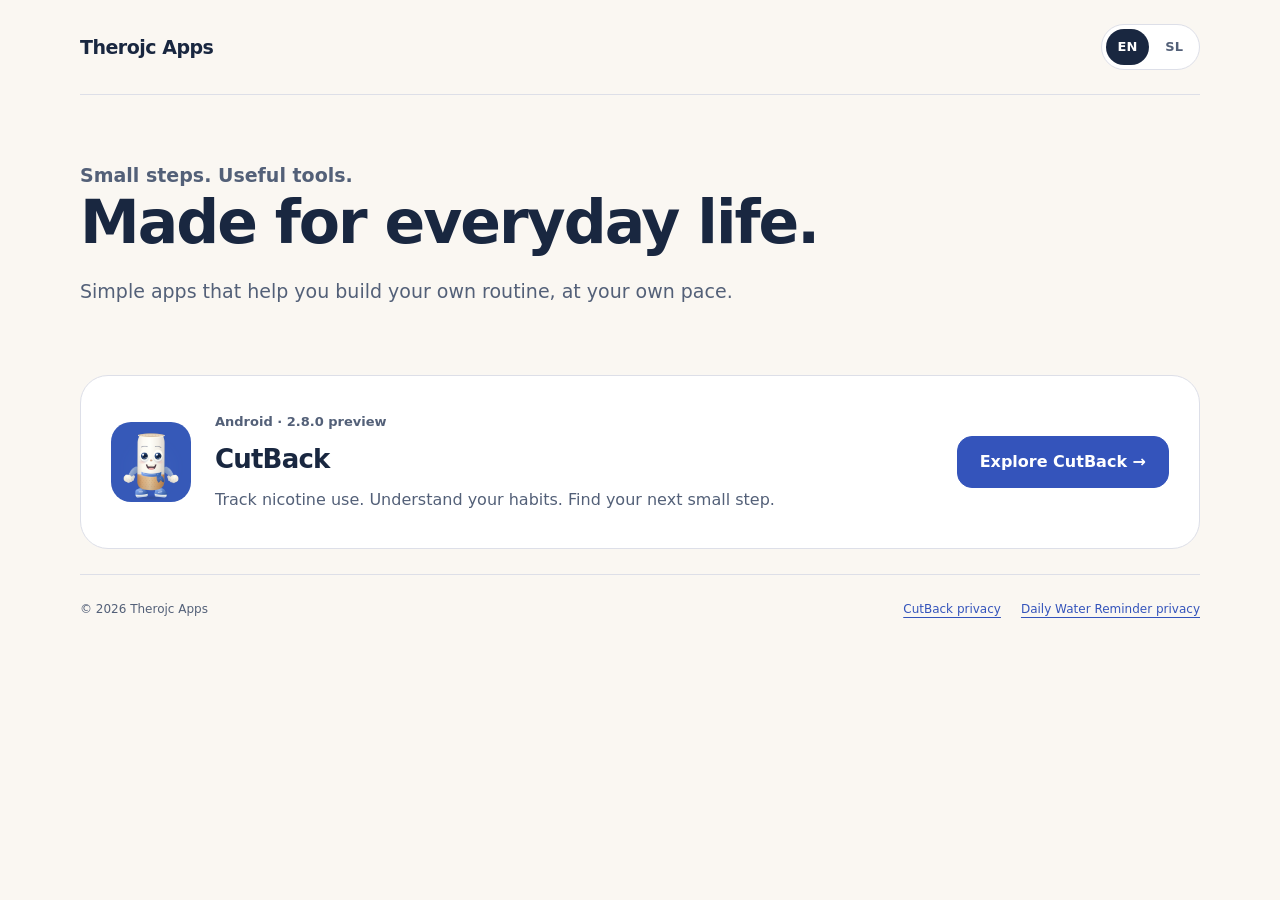
<file: index.html>
<!doctype html>
<html lang="en"><head><meta charset="utf-8"><meta name="viewport" content="width=device-width,initial-scale=1"><title>Therojc Apps — CutBack</title><meta name="description" content="CutBack by Therojc Apps. A simple nicotine-use tracker with quick logging, craving support and realistic progress. Explore the Android preview."><link rel="icon" href="cutback/assets/icon.png" type="image/png"><link rel="stylesheet" href="site.css"><script src="site.js" defer></script></head>
<body><div class="shell"><header class="top"><a class="wordmark" href="./">Therojc Apps</a><div class="language" aria-label="Language"><button type="button" data-language="en" aria-pressed="true">EN</button><button type="button" data-language="sl" aria-pressed="false">SL</button></div></header><main><div class="home-hero"><p class="eyebrow" data-en="Small steps. Useful tools." data-sl="Majhni koraki. Uporabna orodja.">Small steps. Useful tools.</p><h1 data-en="Made for everyday life." data-sl="Ustvarjeno za vsakdan.">Made for everyday life.</h1><p data-en="Simple apps that help you build your own routine, at your own pace." data-sl="Preproste aplikacije za tvojo rutino in tvoj tempo.">Simple apps that help you build your own routine, at your own pace.</p></div><section class="home-card" aria-labelledby="cutback-title"><img src="cutback/assets/icon.png" alt="CutBack" width="80" height="80"><div><p class="eyebrow" data-en="Android · 2.8.0 preview" data-sl="Android · predogled 2.8.0">Android · 2.8.0 preview</p><h2 id="cutback-title">CutBack</h2><p data-en="Track nicotine use. Understand your habits. Find your next small step." data-sl="Beleži nikotin. Razumi navade. Poišči naslednji majhen korak.">Track nicotine use. Understand your habits. Find your next small step.</p></div><a class="button" href="cutback/" data-local-link data-en="Explore CutBack →" data-sl="Spoznaj CutBack →">Explore CutBack →</a></section></main><footer class="footer"><span>© 2026 Therojc Apps</span><div><a href="cutback/privacy.html" data-en="CutBack privacy" data-sl="Zasebnost CutBacka">CutBack privacy</a><a href="privacy.html" data-en="Daily Water Reminder privacy" data-sl="Zasebnost Daily Water Reminder">Daily Water Reminder privacy</a></div></footer></div></body></html>
</file>
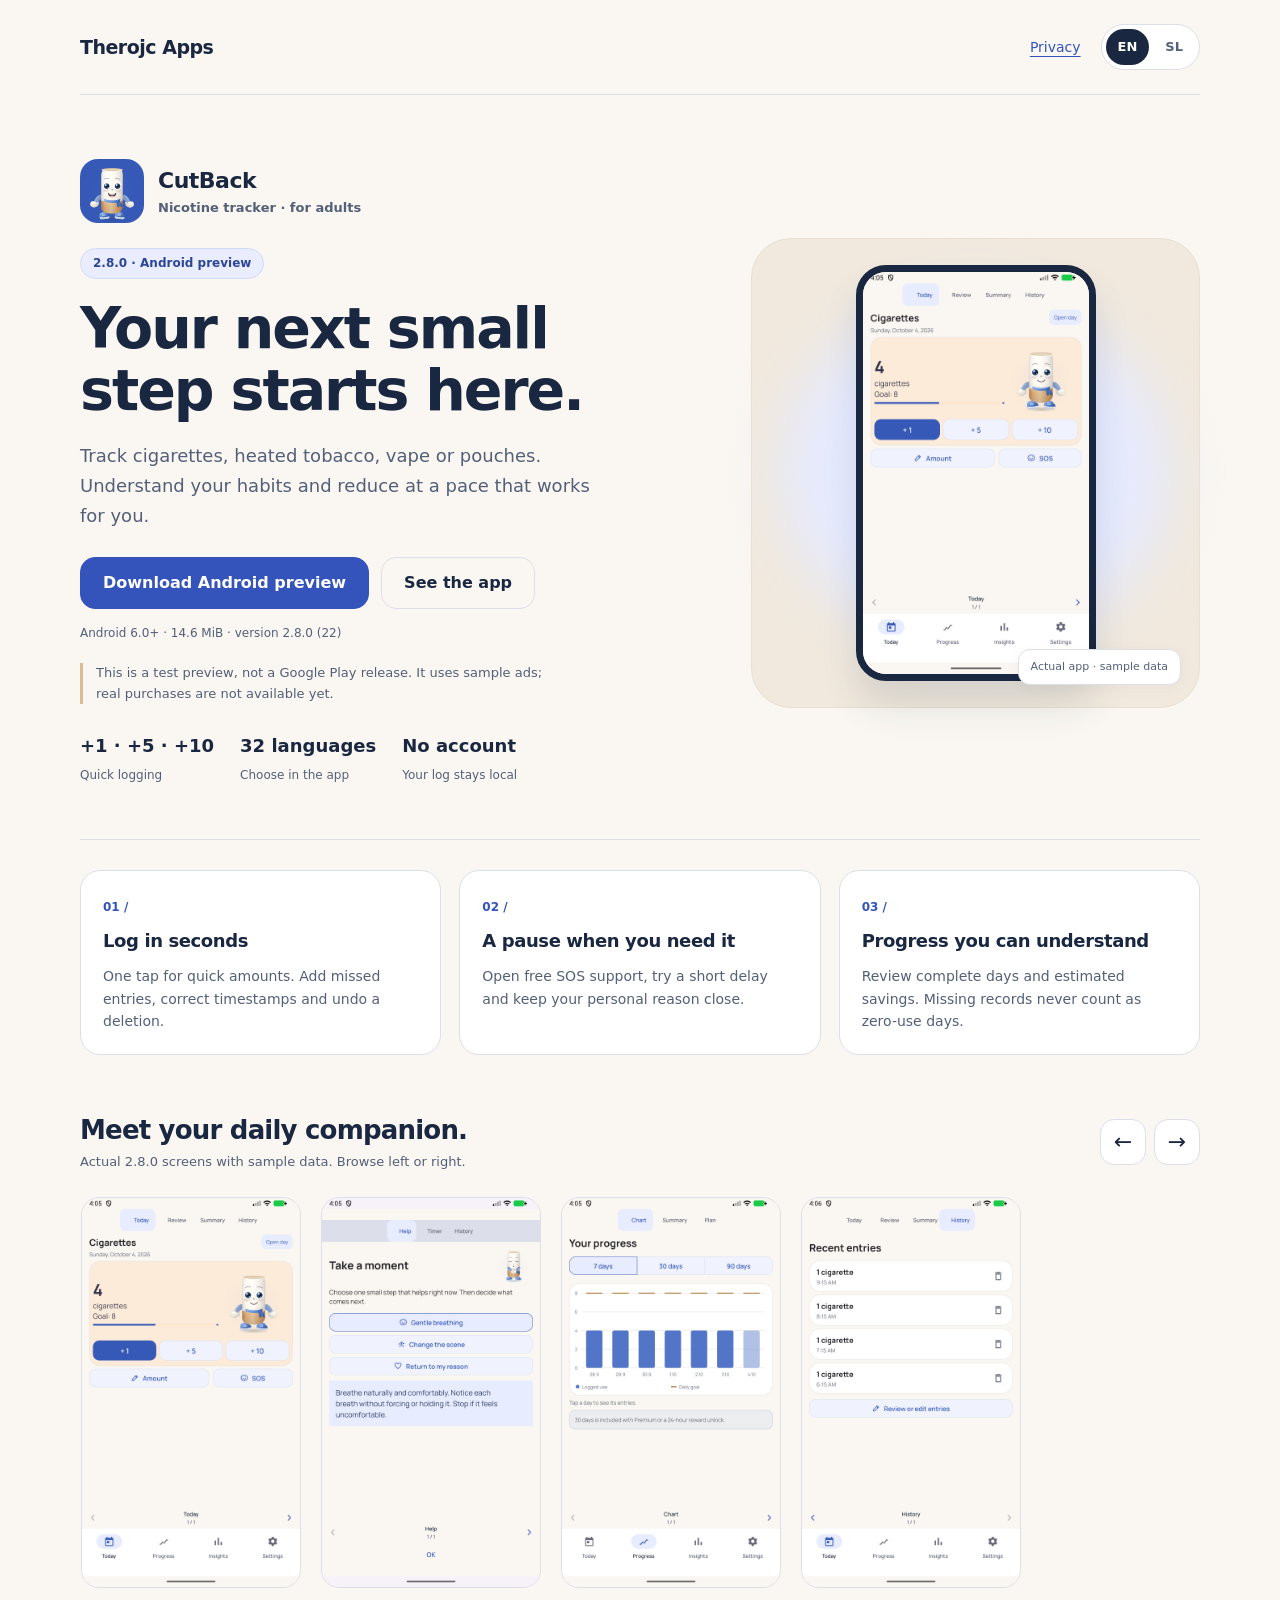
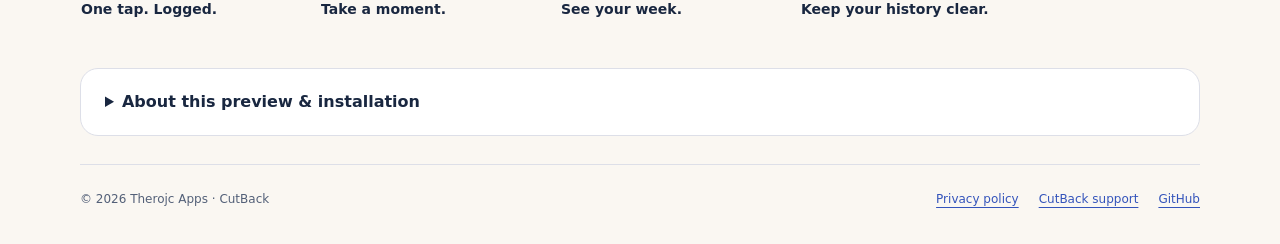
<file: cutback/index.html>
<!doctype html>
<html lang="en"><head><meta charset="utf-8"><meta name="viewport" content="width=device-width,initial-scale=1"><title>CutBack — Nicotine Tracker | Therojc Apps</title><meta name="description" content="Track cigarettes, heated tobacco, vape or pouches. Quick logging, craving support, realistic goals and estimated savings. CutBack 2.8.0 Android preview."><meta property="og:title" content="CutBack — Your next small step"><meta property="og:description" content="A simple nicotine-use tracker for adults. Explore the 2.8.0 Android preview by Therojc Apps."><meta property="og:type" content="website"><meta property="og:image" content="https://therojc-del.github.io/mrapps/cutback/assets/icon.png"><link rel="icon" href="assets/icon.png" type="image/png"><link rel="stylesheet" href="../site.css"><script src="../site.js" defer></script></head>
<body><div class="shell"><header class="top"><a class="wordmark" href="../" data-local-link>Therojc Apps</a><nav class="nav" aria-label="Navigation"><a href="privacy.html" data-en="Privacy" data-sl="Zasebnost">Privacy</a><div class="language" aria-label="Language"><button type="button" data-language="en" aria-pressed="true">EN</button><button type="button" data-language="sl" aria-pressed="false">SL</button></div></nav></header>
<main><section class="hero" aria-labelledby="headline"><div class="hero-copy"><div class="brand"><img src="assets/icon.png" width="64" height="64" alt="CutBack"><div><strong>CutBack</strong><p class="eyebrow" data-en="Nicotine tracker · for adults" data-sl="Beleženje nikotina · za odrasle">Nicotine tracker · for adults</p></div></div><p class="badge" data-en="2.8.0 · Android preview" data-sl="2.8.0 · predogled za Android">2.8.0 · Android preview</p><h1 id="headline" data-en="Your next small step starts here." data-sl="Tvoj naslednji majhen korak se začne tukaj.">Your next small step starts here.</h1><p class="lead" data-en="Track cigarettes, heated tobacco, vape or pouches. Understand your habits and reduce at a pace that works for you." data-sl="Beleži cigarete, ogrevani tobak, vape ali nikotinske vrečke. Razumi svoje navade in zmanjšuj v svojem tempu.">Track cigarettes, heated tobacco, vape or pouches. Understand your habits and reduce at a pace that works for you.</p><div class="actions"><a class="button" href="downloads/CutBack-2.8.0-preview.apk" download data-en="Download Android preview" data-sl="Prenesi predogled za Android">Download Android preview</a><a class="button secondary" href="#screens" data-en="See the app" data-sl="Poglej aplikacijo">See the app</a></div><p class="meta" data-en="Android 6.0+ · 14.6 MiB · version 2.8.0 (22)" data-sl="Android 6.0+ · 14,6 MiB · različica 2.8.0 (22)">Android 6.0+ · 14.6 MiB · version 2.8.0 (22)</p><p class="note" data-en="This is a test preview, not a Google Play release. It uses sample ads; real purchases are not available yet." data-sl="To je testni predogled. Aplikacija še ni objavljena v Googlu Play, uporablja vzorčne oglase in še ne omogoča pravih nakupov.">This is a test preview, not a Google Play release. It uses sample ads; real purchases are not available yet.</p><div class="facts"><div><strong>+1 · +5 · +10</strong><span data-en="Quick logging" data-sl="Hitri vnosi">Quick logging</span></div><div><strong data-en="32 languages" data-sl="32 jezikov">32 languages</strong><span data-en="Choose in the app" data-sl="Izbira v aplikaciji">Choose in the app</span></div><div><strong data-en="No account" data-sl="Brez računa">No account</strong><span data-en="Your log stays local" data-sl="Dnevnik ostane lokalen">Your log stays local</span></div></div></div><div class="showcase"><div class="phone"><img src="assets/en/01-today.png" data-screen="01-today" data-alt-en="CutBack Today screen with a cigarette mascot and +1, +5 and +10 logging buttons." data-alt-sl="CutBack Danes z maskoto cigarete in gumbi za vnos +1, +5 in +10." alt="CutBack Today screen with a cigarette mascot and +1, +5 and +10 logging buttons." width="1080" height="1920" fetchpriority="high"></div><span class="caption" data-en="Actual app · sample data" data-sl="Dejanska aplikacija · vzorčni podatki">Actual app · sample data</span></div></section>
<section class="feature-row" aria-label="Features"><article class="feature"><span class="number">01 /</span><h2 data-en="Log in seconds" data-sl="Vnesi v nekaj sekundah">Log in seconds</h2><p data-en="One tap for quick amounts. Add missed entries, correct timestamps and undo a deletion." data-sl="En dotik za hitro količino. Dodaj pozabljene vnose, popravi čas in razveljavi izbris.">One tap for quick amounts. Add missed entries, correct timestamps and undo a deletion.</p></article><article class="feature"><span class="number">02 /</span><h2 data-en="A pause when you need it" data-sl="Premor, ko ga potrebuješ">A pause when you need it</h2><p data-en="Open free SOS support, try a short delay and keep your personal reason close." data-sl="Odpri brezplačni SOS, vzemi kratek premor in se spomni svojega razloga.">Open free SOS support, try a short delay and keep your personal reason close.</p></article><article class="feature"><span class="number">03 /</span><h2 data-en="Progress you can understand" data-sl="Napredek, ki ga razumeš">Progress you can understand</h2><p data-en="Review complete days and estimated savings. Missing records never count as zero-use days." data-sl="Preglej popolne dneve in ocenjene prihranke. Manjkajoči zapisi ne štejejo kot dnevi brez uporabe.">Review complete days and estimated savings. Missing records never count as zero-use days.</p></article></section>
<section id="screens" aria-labelledby="screens-title"><div class="section-head"><div><h2 id="screens-title" data-en="Meet your daily companion." data-sl="Spoznaj svojega spremljevalca.">Meet your daily companion.</h2><p data-en="Actual 2.8.0 screens with sample data. Browse left or right." data-sl="Dejanski zasloni 2.8.0 z vzorčnimi podatki. Premikaj se levo ali desno.">Actual 2.8.0 screens with sample data. Browse left or right.</p></div><div class="arrows"><button type="button" data-gallery-step="-1" aria-label="Previous screenshots" data-aria-en="Previous screenshots" data-aria-sl="Prejšnji posnetki">←</button><button type="button" data-gallery-step="1" aria-label="Next screenshots" data-aria-en="Next screenshots" data-aria-sl="Naslednji posnetki">→</button></div></div><div class="gallery" role="region" aria-label="App screenshots" data-aria-en="App screenshots" data-aria-sl="Posnetki aplikacije" tabindex="0">
<figure><img src="assets/en/01-today.png" data-screen="01-today" data-alt-en="Quick logging on the Today screen." data-alt-sl="Hitro beleženje na zaslonu Danes." alt="Quick logging on the Today screen." width="1080" height="1920" loading="lazy"><figcaption data-en="One tap. Logged." data-sl="En dotik. Zabeleženo.">One tap. Logged.</figcaption></figure>
<figure><img src="assets/en/02-sos.png" data-screen="02-sos" data-alt-en="SOS support with breathing, a change of surroundings and personal motivation." data-alt-sl="SOS s predlogi dihanja, spremembe okolja in osebne motivacije." alt="SOS support with breathing, a change of surroundings and personal motivation." width="1080" height="1920" loading="lazy"><figcaption data-en="Take a moment." data-sl="Vzemi si trenutek.">Take a moment.</figcaption></figure>
<figure><img src="assets/en/03-progress.png" data-screen="03-progress" data-alt-en="A seven-day chart of recorded nicotine use and daily goals." data-alt-sl="Sedemdnevni graf zabeležene uporabe nikotina in dnevnih ciljev." alt="A seven-day chart of recorded nicotine use and daily goals." width="1080" height="1920" loading="lazy"><figcaption data-en="See your week." data-sl="Preglej svoj teden.">See your week.</figcaption></figure>
<figure><img src="assets/en/04-history.png" data-screen="04-history" data-alt-en="Recorded usage history with editable entries." data-alt-sl="Zgodovina uporabe z vnosi, ki jih lahko popraviš." alt="Recorded usage history with editable entries." width="1080" height="1920" loading="lazy"><figcaption data-en="Keep your history clear." data-sl="Uredi svojo zgodovino.">Keep your history clear.</figcaption></figure></div></section>
<details class="download-info"><summary data-en="About this preview & installation" data-sl="O predogledu in namestitvi">About this preview & installation</summary><p data-en="The preview installs separately from the future production app. Keep your exported backup before moving to a future release. Installation is outside Google Play and Android may ask whether this source can install apps. Only enable installation if you trust this download." data-sl="Predogled se namesti ločeno od prihodnje produkcijske aplikacije. Pred prehodom na prihodnjo izdajo shrani izvoženo varnostno kopijo. Namestitev poteka zunaj Googla Play; Android lahko zahteva dovoljenje za namestitev iz tega vira. Omogoči ga le, če temu prenosu zaupaš.">The preview installs separately from the future production app. Keep your exported backup before moving to a future release. Installation is outside Google Play and Android may ask whether this source can install apps. Only enable installation if you trust this download.</p><p data-en="Core logging, SOS, day review, the widget and backup are free. The planned one-time Lifetime Premium unlocks advanced reports and removes banners. There is no subscription. Production pricing and purchasing remain to be configured in Google Play." data-sl="Osnovno beleženje, SOS, pregled dneva, widget in kopija so brezplačni. Načrtovani enkratni Lifetime Premium odklene napredna poročila in odstrani pasice. Naročnine ni. Produkcijske cene in nakupi še potrebujejo nastavitev v Googlu Play.">Core logging, SOS, day review, the widget and backup are free. The planned one-time Lifetime Premium unlocks advanced reports and removes banners. There is no subscription. Production pricing and purchasing remain to be configured in Google Play.</p><p data-en="CutBack is a behavior and budgeting tool, not medical advice, diagnosis or treatment. Consult a qualified healthcare professional for medical guidance." data-sl="CutBack je orodje za beleženje navad in oceno stroškov. Ne daje zdravstvenih nasvetov, diagnoz ali zdravljenja. Za zdravstvena vprašanja se posvetuj z usposobljenim zdravstvenim delavcem.">CutBack is a behavior and budgeting tool, not medical advice, diagnosis or treatment. Consult a qualified healthcare professional for medical guidance.</p><p class="checksum">SHA-256: <code>f9c37f7e24aac7d154e9a6d36aec5a0f1b83f5ce4537ac96487ef7b3f4b4d170</code><br><a href="downloads/SHA256SUMS.txt" data-en="Download checksum file" data-sl="Prenesi kontrolni zapis">Download checksum file</a></p></details>
</main><footer class="footer"><span>© 2026 Therojc Apps · CutBack</span><div><a href="privacy.html" data-en="Privacy policy" data-sl="Politika zasebnosti">Privacy policy</a><a href="mailto:support@tablegoo.eu" data-en="CutBack support" data-sl="Podpora CutBack">CutBack support</a><a href="https://github.com/therojc-del/mrapps/tree/main/cutback">GitHub</a></div></footer></div></body></html>
</file>
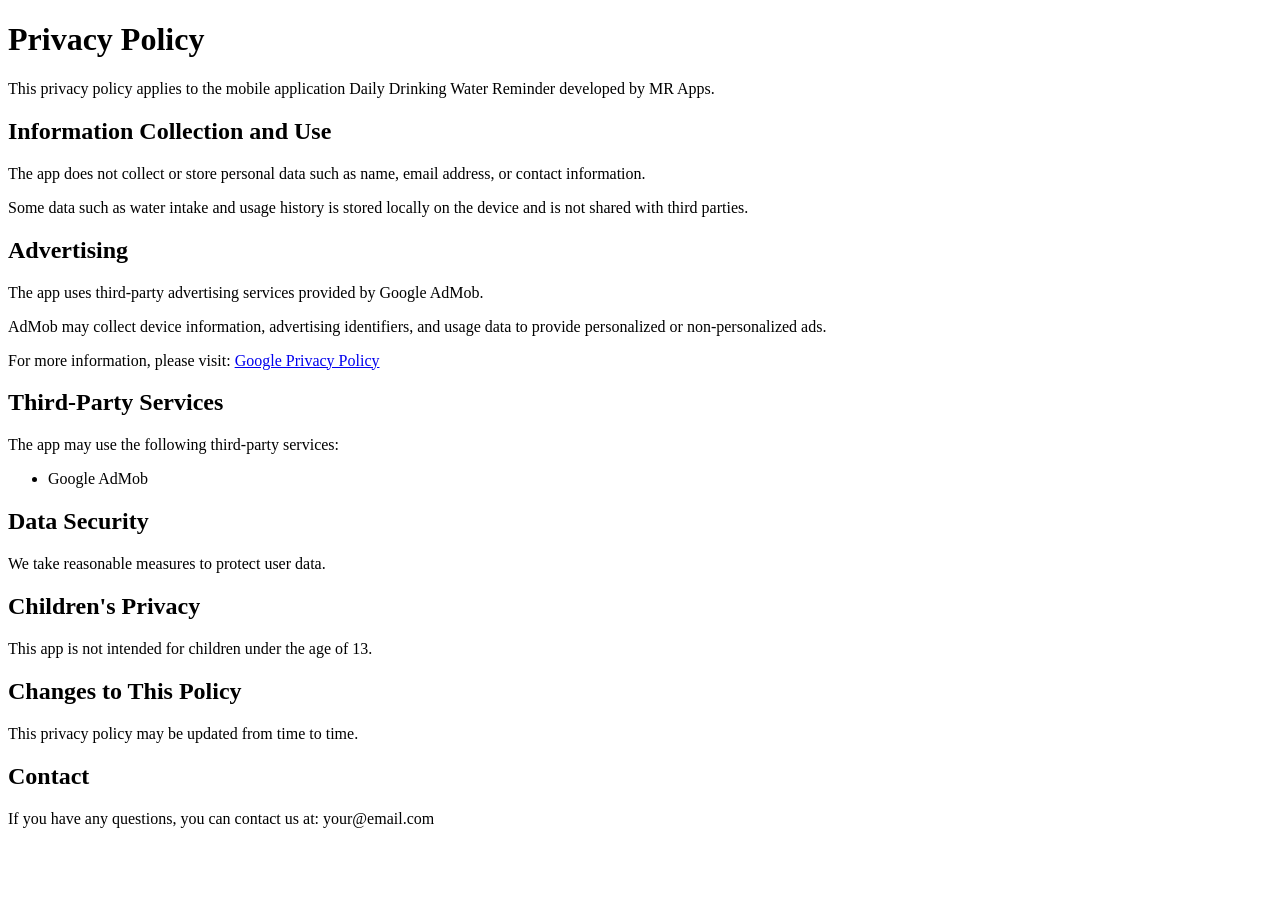
<file: privacy.html>
<!DOCTYPE html>
<html>
<head>
<title>Privacy Policy - MR Apps</title>
</head>

<body>

<h1>Privacy Policy</h1>

<p>This privacy policy applies to the mobile application Daily Drinking Water Reminder developed by MR Apps.</p>

<h2>Information Collection and Use</h2>

<p>The app does not collect or store personal data such as name, email address, or contact information.</p>

<p>Some data such as water intake and usage history is stored locally on the device and is not shared with third parties.</p>

<h2>Advertising</h2>

<p>The app uses third-party advertising services provided by Google AdMob.</p>

<p>AdMob may collect device information, advertising identifiers, and usage data to provide personalized or non-personalized ads.</p>

<p>For more information, please visit:
<a href="https://policies.google.com/privacy">Google Privacy Policy</a></p>

<h2>Third-Party Services</h2>

<p>The app may use the following third-party services:</p>

<ul>
<li>Google AdMob</li>
</ul>

<h2>Data Security</h2>

<p>We take reasonable measures to protect user data.</p>

<h2>Children's Privacy</h2>

<p>This app is not intended for children under the age of 13.</p>

<h2>Changes to This Policy</h2>

<p>This privacy policy may be updated from time to time.</p>

<h2>Contact</h2>

<p>If you have any questions, you can contact us at: your@email.com</p>

</body>
</html>
</file>
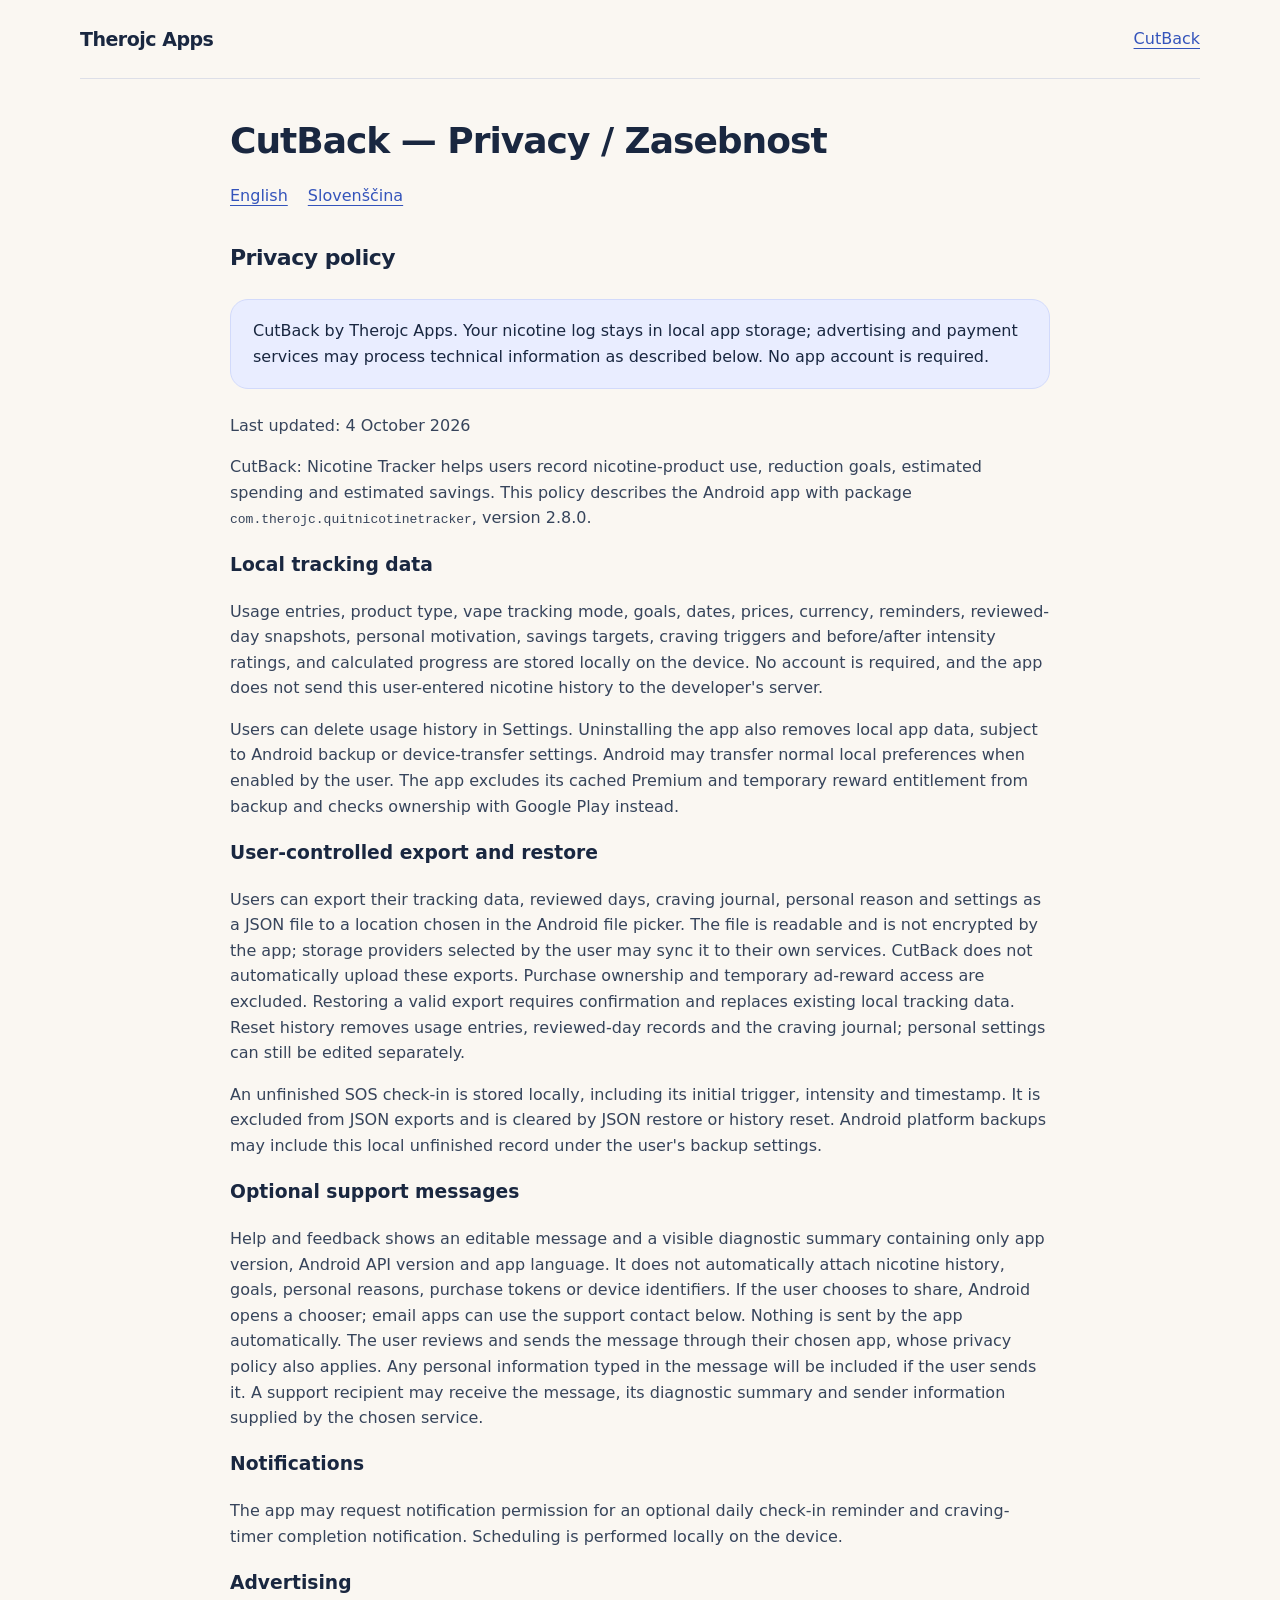
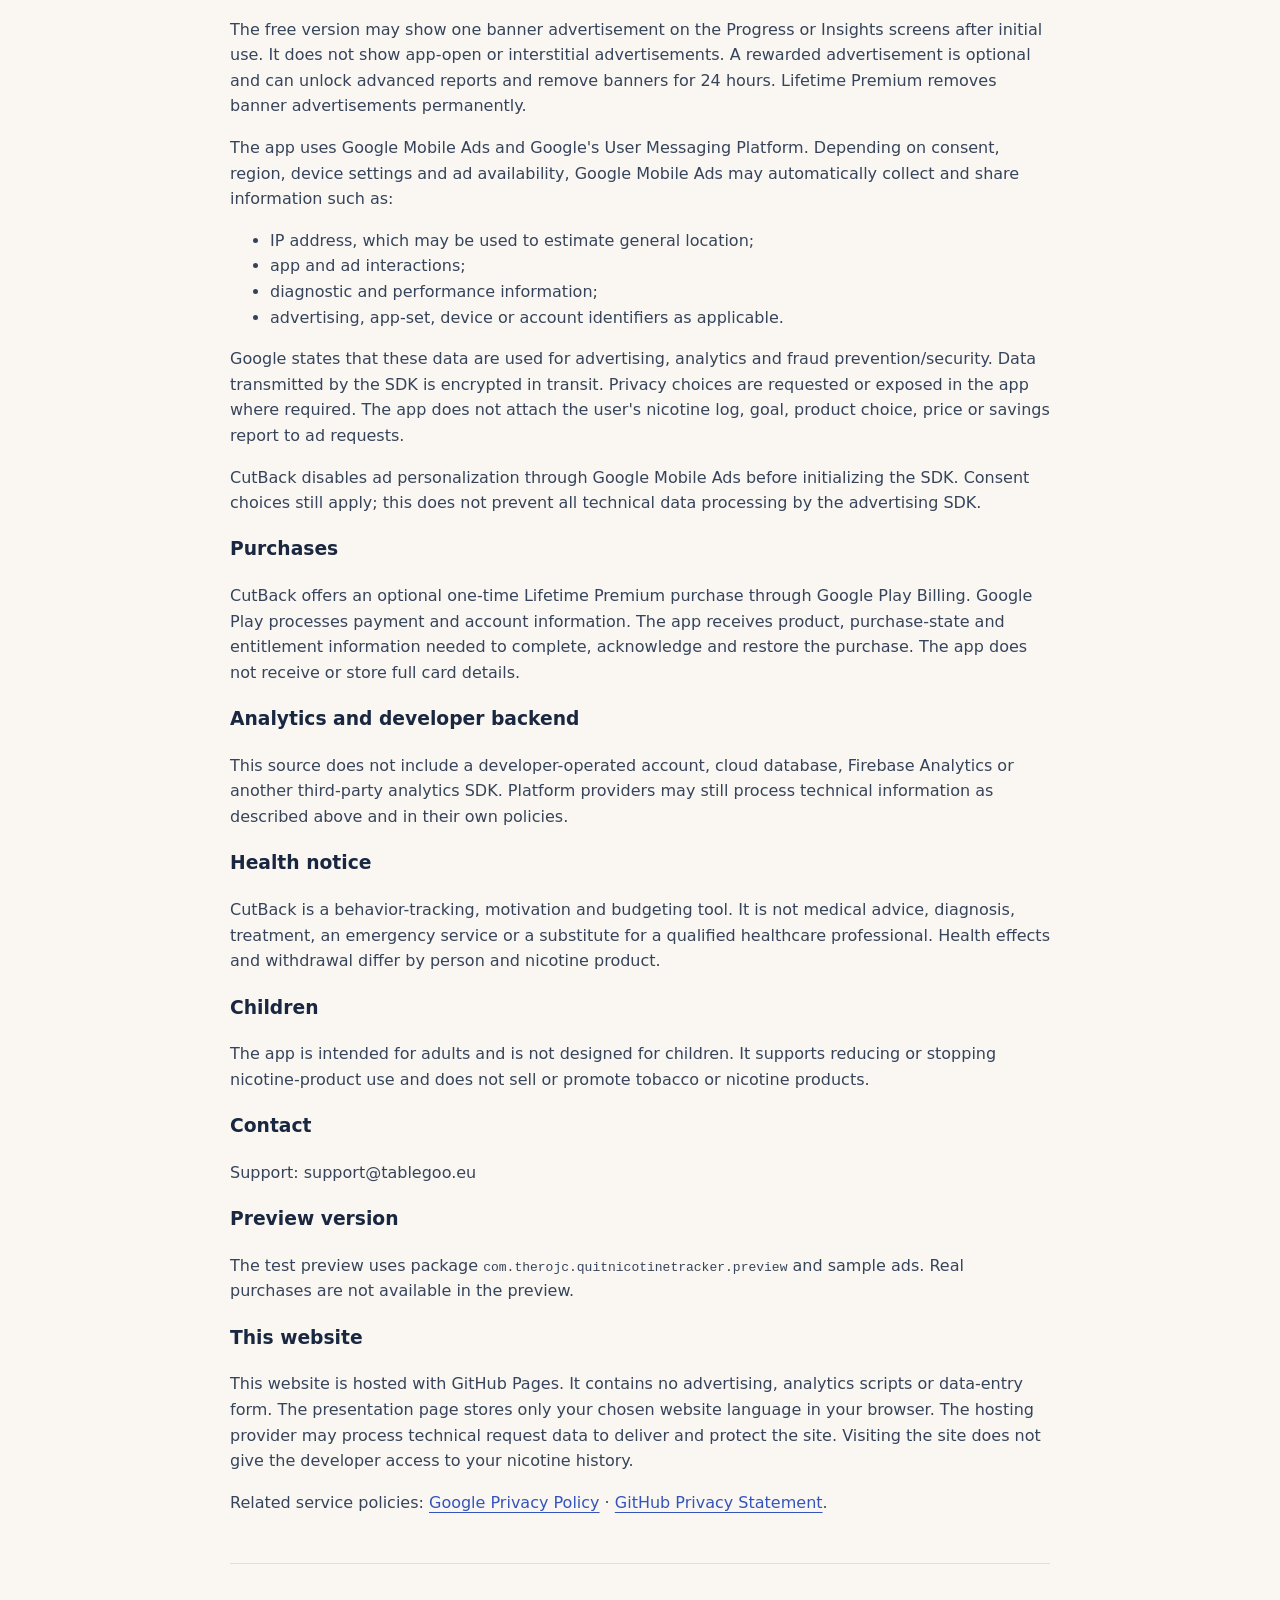
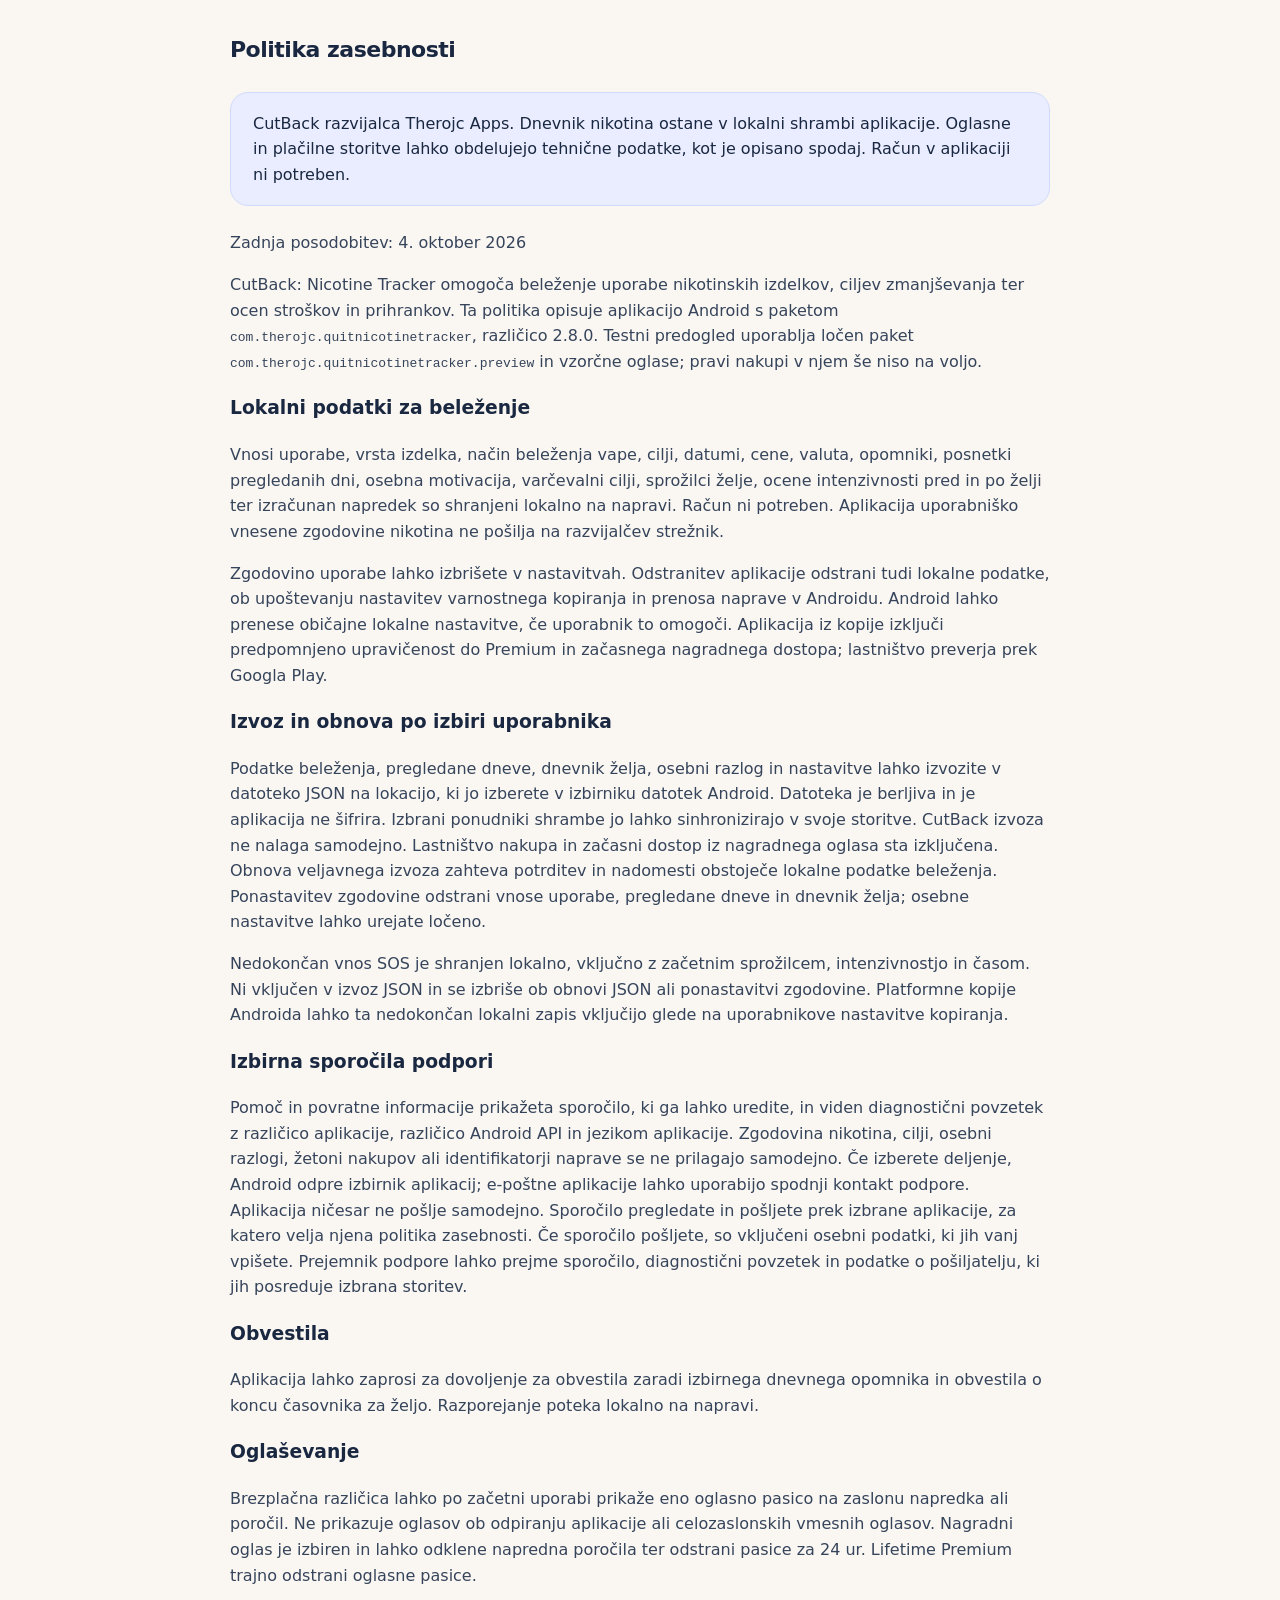
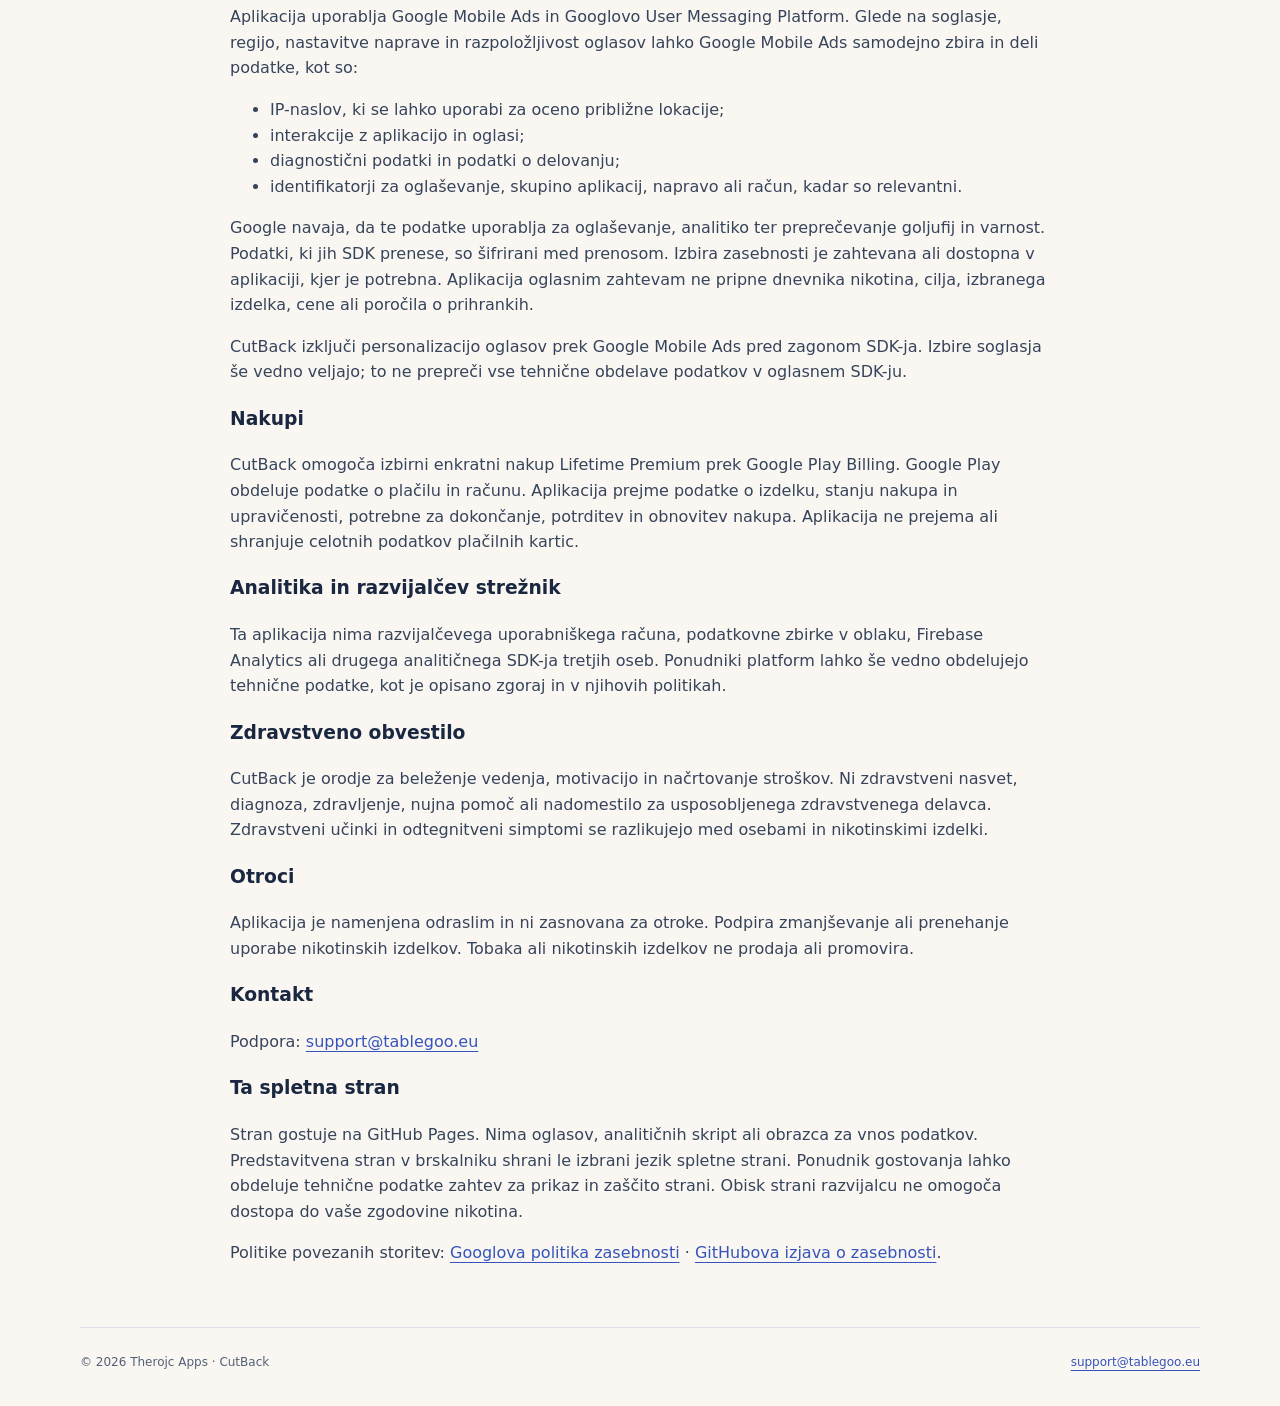
<file: cutback/privacy.html>
<!doctype html>
<html lang="en"><head><meta charset="utf-8"><meta name="viewport" content="width=device-width,initial-scale=1"><title>CutBack — Privacy policy / Politika zasebnosti</title><meta name="description" content="Privacy policy for CutBack by Therojc Apps. Local nicotine tracking, optional ads, Google Play purchases and support."><link rel="icon" href="assets/icon.png" type="image/png"><link rel="stylesheet" href="../site.css"></head><body><div class="shell"><header class="top"><a class="wordmark" href="../">Therojc Apps</a><a href="./">CutBack</a></header><main class="policy"><h1>CutBack — Privacy / Zasebnost</h1><nav class="policy-nav" aria-label="Policy language"><a href="#en" lang="en">English</a><a href="#sl" lang="sl">Slovenščina</a></nav><article id="en" lang="en"><h2>Privacy policy</h2><div class="summary">CutBack by Therojc Apps. Your nicotine log stays in local app storage; advertising and payment services may process technical information as described below. No app account is required.</div><p>Last updated: 4 October 2026</p>
<p>CutBack: Nicotine Tracker helps users record nicotine-product use, reduction goals, estimated spending and estimated savings. This policy describes the Android app with package <code>com.therojc.quitnicotinetracker</code>, version 2.8.0.</p>
<h3>Local tracking data</h3>
<p>Usage entries, product type, vape tracking mode, goals, dates, prices, currency, reminders, reviewed-day snapshots, personal motivation, savings targets, craving triggers and before/after intensity ratings, and calculated progress are stored locally on the device. No account is required, and the app does not send this user-entered nicotine history to the developer&#x27;s server.</p>
<p>Users can delete usage history in Settings. Uninstalling the app also removes local app data, subject to Android backup or device-transfer settings. Android may transfer normal local preferences when enabled by the user. The app excludes its cached Premium and temporary reward entitlement from backup and checks ownership with Google Play instead.</p>
<h3>User-controlled export and restore</h3>
<p>Users can export their tracking data, reviewed days, craving journal, personal reason and settings as a JSON file to a location chosen in the Android file picker. The file is readable and is not encrypted by the app; storage providers selected by the user may sync it to their own services. CutBack does not automatically upload these exports. Purchase ownership and temporary ad-reward access are excluded. Restoring a valid export requires confirmation and replaces existing local tracking data. Reset history removes usage entries, reviewed-day records and the craving journal; personal settings can still be edited separately.</p>
<p>An unfinished SOS check-in is stored locally, including its initial trigger, intensity and timestamp. It is excluded from JSON exports and is cleared by JSON restore or history reset. Android platform backups may include this local unfinished record under the user&#x27;s backup settings.</p>
<h3>Optional support messages</h3>
<p>Help and feedback shows an editable message and a visible diagnostic summary containing only app version, Android API version and app language. It does not automatically attach nicotine history, goals, personal reasons, purchase tokens or device identifiers. If the user chooses to share, Android opens a chooser; email apps can use the support contact below. Nothing is sent by the app automatically. The user reviews and sends the message through their chosen app, whose privacy policy also applies. Any personal information typed in the message will be included if the user sends it. A support recipient may receive the message, its diagnostic summary and sender information supplied by the chosen service.</p>
<h3>Notifications</h3>
<p>The app may request notification permission for an optional daily check-in reminder and craving-timer completion notification. Scheduling is performed locally on the device.</p>
<h3>Advertising</h3>
<p>The free version may show one banner advertisement on the Progress or Insights screens after initial use. It does not show app-open or interstitial advertisements. A rewarded advertisement is optional and can unlock advanced reports and remove banners for 24 hours. Lifetime Premium removes banner advertisements permanently.</p>
<p>The app uses Google Mobile Ads and Google&#x27;s User Messaging Platform. Depending on consent, region, device settings and ad availability, Google Mobile Ads may automatically collect and share information such as:</p>
<ul><li>IP address, which may be used to estimate general location;</li><li>app and ad interactions;</li><li>diagnostic and performance information;</li><li>advertising, app-set, device or account identifiers as applicable.</li></ul>
<p>Google states that these data are used for advertising, analytics and fraud prevention/security. Data transmitted by the SDK is encrypted in transit. Privacy choices are requested or exposed in the app where required. The app does not attach the user&#x27;s nicotine log, goal, product choice, price or savings report to ad requests.</p>
<p>CutBack disables ad personalization through Google Mobile Ads before initializing the SDK. Consent choices still apply; this does not prevent all technical data processing by the advertising SDK.</p>
<h3>Purchases</h3>
<p>CutBack offers an optional one-time Lifetime Premium purchase through Google Play Billing. Google Play processes payment and account information. The app receives product, purchase-state and entitlement information needed to complete, acknowledge and restore the purchase. The app does not receive or store full card details.</p>
<h3>Analytics and developer backend</h3>
<p>This source does not include a developer-operated account, cloud database, Firebase Analytics or another third-party analytics SDK. Platform providers may still process technical information as described above and in their own policies.</p>
<h3>Health notice</h3>
<p>CutBack is a behavior-tracking, motivation and budgeting tool. It is not medical advice, diagnosis, treatment, an emergency service or a substitute for a qualified healthcare professional. Health effects and withdrawal differ by person and nicotine product.</p>
<h3>Children</h3>
<p>The app is intended for adults and is not designed for children. It supports reducing or stopping nicotine-product use and does not sell or promote tobacco or nicotine products.</p>
<h3>Contact</h3>
<p>Support: support@tablegoo.eu</p><h3>Preview version</h3><p>The test preview uses package <code>com.therojc.quitnicotinetracker.preview</code> and sample ads. Real purchases are not available in the preview.</p><h3>This website</h3><p>This website is hosted with GitHub Pages. It contains no advertising, analytics scripts or data-entry form. The presentation page stores only your chosen website language in your browser. The hosting provider may process technical request data to deliver and protect the site. Visiting the site does not give the developer access to your nicotine history.</p><p>Related service policies: <a href="https://policies.google.com/privacy">Google Privacy Policy</a> · <a href="https://docs.github.com/en/site-policy/privacy-policies/github-general-privacy-statement">GitHub Privacy Statement</a>.</p></article><article id="sl" lang="sl"><h2>Politika zasebnosti</h2><div class="summary">CutBack razvijalca Therojc Apps. Dnevnik nikotina ostane v lokalni shrambi aplikacije. Oglasne in plačilne storitve lahko obdelujejo tehnične podatke, kot je opisano spodaj. Račun v aplikaciji ni potreben.</div>
<p>Zadnja posodobitev: 4. oktober 2026</p>
<p>CutBack: Nicotine Tracker omogoča beleženje uporabe nikotinskih izdelkov, ciljev zmanjševanja ter ocen stroškov in prihrankov. Ta politika opisuje aplikacijo Android s paketom <code>com.therojc.quitnicotinetracker</code>, različico 2.8.0. Testni predogled uporablja ločen paket <code>com.therojc.quitnicotinetracker.preview</code> in vzorčne oglase; pravi nakupi v njem še niso na voljo.</p>
<h3>Lokalni podatki za beleženje</h3>
<p>Vnosi uporabe, vrsta izdelka, način beleženja vape, cilji, datumi, cene, valuta, opomniki, posnetki pregledanih dni, osebna motivacija, varčevalni cilji, sprožilci želje, ocene intenzivnosti pred in po želji ter izračunan napredek so shranjeni lokalno na napravi. Račun ni potreben. Aplikacija uporabniško vnesene zgodovine nikotina ne pošilja na razvijalčev strežnik.</p>
<p>Zgodovino uporabe lahko izbrišete v nastavitvah. Odstranitev aplikacije odstrani tudi lokalne podatke, ob upoštevanju nastavitev varnostnega kopiranja in prenosa naprave v Androidu. Android lahko prenese običajne lokalne nastavitve, če uporabnik to omogoči. Aplikacija iz kopije izključi predpomnjeno upravičenost do Premium in začasnega nagradnega dostopa; lastništvo preverja prek Googla Play.</p>
<h3>Izvoz in obnova po izbiri uporabnika</h3>
<p>Podatke beleženja, pregledane dneve, dnevnik želja, osebni razlog in nastavitve lahko izvozite v datoteko JSON na lokacijo, ki jo izberete v izbirniku datotek Android. Datoteka je berljiva in je aplikacija ne šifrira. Izbrani ponudniki shrambe jo lahko sinhronizirajo v svoje storitve. CutBack izvoza ne nalaga samodejno. Lastništvo nakupa in začasni dostop iz nagradnega oglasa sta izključena. Obnova veljavnega izvoza zahteva potrditev in nadomesti obstoječe lokalne podatke beleženja. Ponastavitev zgodovine odstrani vnose uporabe, pregledane dneve in dnevnik želja; osebne nastavitve lahko urejate ločeno.</p>
<p>Nedokončan vnos SOS je shranjen lokalno, vključno z začetnim sprožilcem, intenzivnostjo in časom. Ni vključen v izvoz JSON in se izbriše ob obnovi JSON ali ponastavitvi zgodovine. Platformne kopije Androida lahko ta nedokončan lokalni zapis vključijo glede na uporabnikove nastavitve kopiranja.</p>
<h3>Izbirna sporočila podpori</h3>
<p>Pomoč in povratne informacije prikažeta sporočilo, ki ga lahko uredite, in viden diagnostični povzetek z različico aplikacije, različico Android API in jezikom aplikacije. Zgodovina nikotina, cilji, osebni razlogi, žetoni nakupov ali identifikatorji naprave se ne prilagajo samodejno. Če izberete deljenje, Android odpre izbirnik aplikacij; e-poštne aplikacije lahko uporabijo spodnji kontakt podpore. Aplikacija ničesar ne pošlje samodejno. Sporočilo pregledate in pošljete prek izbrane aplikacije, za katero velja njena politika zasebnosti. Če sporočilo pošljete, so vključeni osebni podatki, ki jih vanj vpišete. Prejemnik podpore lahko prejme sporočilo, diagnostični povzetek in podatke o pošiljatelju, ki jih posreduje izbrana storitev.</p>
<h3>Obvestila</h3>
<p>Aplikacija lahko zaprosi za dovoljenje za obvestila zaradi izbirnega dnevnega opomnika in obvestila o koncu časovnika za željo. Razporejanje poteka lokalno na napravi.</p>
<h3>Oglaševanje</h3>
<p>Brezplačna različica lahko po začetni uporabi prikaže eno oglasno pasico na zaslonu napredka ali poročil. Ne prikazuje oglasov ob odpiranju aplikacije ali celozaslonskih vmesnih oglasov. Nagradni oglas je izbiren in lahko odklene napredna poročila ter odstrani pasice za 24 ur. Lifetime Premium trajno odstrani oglasne pasice.</p>
<p>Aplikacija uporablja Google Mobile Ads in Googlovo User Messaging Platform. Glede na soglasje, regijo, nastavitve naprave in razpoložljivost oglasov lahko Google Mobile Ads samodejno zbira in deli podatke, kot so:</p>
<ul><li>IP-naslov, ki se lahko uporabi za oceno približne lokacije;</li><li>interakcije z aplikacijo in oglasi;</li><li>diagnostični podatki in podatki o delovanju;</li><li>identifikatorji za oglaševanje, skupino aplikacij, napravo ali račun, kadar so relevantni.</li></ul>
<p>Google navaja, da te podatke uporablja za oglaševanje, analitiko ter preprečevanje goljufij in varnost. Podatki, ki jih SDK prenese, so šifrirani med prenosom. Izbira zasebnosti je zahtevana ali dostopna v aplikaciji, kjer je potrebna. Aplikacija oglasnim zahtevam ne pripne dnevnika nikotina, cilja, izbranega izdelka, cene ali poročila o prihrankih.</p>
<p>CutBack izključi personalizacijo oglasov prek Google Mobile Ads pred zagonom SDK-ja. Izbire soglasja še vedno veljajo; to ne prepreči vse tehnične obdelave podatkov v oglasnem SDK-ju.</p>
<h3>Nakupi</h3>
<p>CutBack omogoča izbirni enkratni nakup Lifetime Premium prek Google Play Billing. Google Play obdeluje podatke o plačilu in računu. Aplikacija prejme podatke o izdelku, stanju nakupa in upravičenosti, potrebne za dokončanje, potrditev in obnovitev nakupa. Aplikacija ne prejema ali shranjuje celotnih podatkov plačilnih kartic.</p>
<h3>Analitika in razvijalčev strežnik</h3>
<p>Ta aplikacija nima razvijalčevega uporabniškega računa, podatkovne zbirke v oblaku, Firebase Analytics ali drugega analitičnega SDK-ja tretjih oseb. Ponudniki platform lahko še vedno obdelujejo tehnične podatke, kot je opisano zgoraj in v njihovih politikah.</p>
<h3>Zdravstveno obvestilo</h3>
<p>CutBack je orodje za beleženje vedenja, motivacijo in načrtovanje stroškov. Ni zdravstveni nasvet, diagnoza, zdravljenje, nujna pomoč ali nadomestilo za usposobljenega zdravstvenega delavca. Zdravstveni učinki in odtegnitveni simptomi se razlikujejo med osebami in nikotinskimi izdelki.</p>
<h3>Otroci</h3>
<p>Aplikacija je namenjena odraslim in ni zasnovana za otroke. Podpira zmanjševanje ali prenehanje uporabe nikotinskih izdelkov. Tobaka ali nikotinskih izdelkov ne prodaja ali promovira.</p>
<h3>Kontakt</h3><p>Podpora: <a href="mailto:support@tablegoo.eu">support@tablegoo.eu</a></p>
<h3>Ta spletna stran</h3><p>Stran gostuje na GitHub Pages. Nima oglasov, analitičnih skript ali obrazca za vnos podatkov. Predstavitvena stran v brskalniku shrani le izbrani jezik spletne strani. Ponudnik gostovanja lahko obdeluje tehnične podatke zahtev za prikaz in zaščito strani. Obisk strani razvijalcu ne omogoča dostopa do vaše zgodovine nikotina.</p><p>Politike povezanih storitev: <a href="https://policies.google.com/privacy">Googlova politika zasebnosti</a> · <a href="https://docs.github.com/en/site-policy/privacy-policies/github-general-privacy-statement">GitHubova izjava o zasebnosti</a>.</p></article></main><footer class="footer"><span>© 2026 Therojc Apps · CutBack</span><a href="mailto:support@tablegoo.eu">support@tablegoo.eu</a></footer></div></body></html>
</file>
<file: site.css>
@charset "UTF-8";
img{height:auto}
:root{color-scheme:light;--ink:#192740;--muted:#536078;--paper:#faf7f2;--blue:#3454bb;--soft:#e9edff;--line:#dddfe8;--white:#fff;--radius:24px;font-family:system-ui,-apple-system,BlinkMacSystemFont,"Segoe UI",sans-serif}
*{box-sizing:border-box}body{margin:0;background:var(--paper);color:var(--ink);line-height:1.6}a{color:var(--blue);text-underline-offset:4px}button,a{-webkit-tap-highlight-color:transparent}button{font:inherit}a:focus-visible,button:focus-visible,summary:focus-visible{outline:3px solid var(--blue);outline-offset:5px}img{display:block;max-width:100%}.shell{width:min(1120px,calc(100% - 48px));margin:auto}.top{display:flex;align-items:center;justify-content:space-between;gap:18px;padding:24px 0;border-bottom:1px solid var(--line)}.wordmark{font-size:19px;font-weight:800;text-decoration:none;color:var(--ink);letter-spacing:-.5px}.nav{display:flex;align-items:center;gap:20px}.nav a{font-size:14px}.language{display:flex;gap:4px;border:1px solid var(--line);padding:4px;border-radius:99px;background:var(--white)}.language button{border:0;background:transparent;color:var(--muted);padding:7px 12px;border-radius:99px;cursor:pointer;font-size:13px;font-weight:700;min-height:36px}.language button[aria-pressed=true]{background:var(--ink);color:white}.hero{display:grid;grid-template-columns:1.15fr .85fr;gap:64px;align-items:center;padding:64px 0 52px}.brand{display:flex;gap:14px;align-items:center;margin-bottom:25px}.brand img{width:64px;height:64px;border-radius:18px}.brand strong{display:block;font-size:22px;letter-spacing:-.5px}.eyebrow{margin:0;color:var(--muted);font-size:13px;font-weight:650}.badge{display:inline-flex;align-items:center;gap:7px;background:var(--soft);color:#2d4695;border:1px solid #d2dafb;border-radius:99px;padding:5px 12px;font-size:12px;font-weight:700;margin:0 0 18px}h1{font-size:clamp(34px,4.6vw,57px);line-height:1.09;letter-spacing:-2px;margin:0 0 20px;font-weight:800}.lead{font-size:18px;color:var(--muted);line-height:1.65;margin:0 0 26px;max-width:530px}.actions{display:flex;gap:12px;flex-wrap:wrap;align-items:center}.button{display:inline-flex;justify-content:center;align-items:center;min-height:52px;border-radius:15px;padding:12px 22px;font-weight:750;text-decoration:none;cursor:pointer;transition:transform .15s,background .15s;border:1px solid var(--blue);background:var(--blue);color:#fff}.button:hover{background:#29459e}.button:active{transform:scale(.97)}.button.secondary{background:transparent;border-color:var(--line);color:var(--ink)}.meta{font-size:12px;line-height:1.7;color:var(--muted);margin:14px 0 0}.note{font-size:13px;color:var(--muted);padding-left:13px;border-left:3px solid #d8bd97;margin-top:20px;max-width:480px}.facts{display:flex;gap:26px;flex-wrap:wrap;margin-top:28px}.facts strong{font-size:18px;display:block}.facts span{color:var(--muted);font-size:12px}.showcase{position:relative;background:#f1e9dd;border-radius:40px;padding:26px;display:flex;align-items:center;justify-content:center;min-height:460px;border:1px solid #e8dfd2}.showcase::before{content:"";position:absolute;inset:60px 30px;border-radius:50%;background:#e5eaff;filter:blur(30px)}.phone{position:relative;width:min(240px,100%);background:#faf7f2;border:7px solid #192740;border-radius:30px;overflow:hidden;box-shadow:0 25px 35px #25345120}.phone img{aspect-ratio:9/16;object-fit:contain;width:100%}.caption{position:absolute;right:18px;bottom:22px;background:#fff;border:1px solid var(--line);border-radius:12px;padding:8px 12px;font-size:11px;color:var(--muted);box-shadow:0 3px 15px #2534510a}.feature-row{display:grid;grid-template-columns:repeat(3,1fr);gap:18px;border-top:1px solid var(--line);padding:30px 0}.feature{padding:22px;background:#fff;border:1px solid var(--line);border-radius:20px}.feature .number{color:var(--blue);font-size:12px;font-weight:800}.feature h2{font-size:18px;letter-spacing:-.4px;margin:9px 0}.feature p{font-size:14px;color:var(--muted);margin:0}.section-head{display:flex;align-items:center;justify-content:space-between;gap:16px;padding-top:25px}.section-head h2{font-size:26px;letter-spacing:-.8px;margin:0}.section-head p{font-size:13px;color:var(--muted);margin:0}.arrows{display:flex;gap:8px}.arrows button{width:46px;height:46px;background:#fff;color:var(--ink);border:1px solid var(--line);border-radius:14px;cursor:pointer;font-size:22px;transition:transform .15s}.arrows button:active{transform:scale(.94)}.gallery{display:flex;gap:20px;overflow-x:auto;scroll-snap-type:x mandatory;padding:24px 1px 20px;scrollbar-width:thin;scrollbar-color:#bbc4dc transparent;overscroll-behavior-x:contain}.gallery figure{margin:0;flex:0 0 220px;scroll-snap-align:start}.gallery img{width:100%;aspect-ratio:9/16;border:1px solid var(--line);border-radius:18px;background:var(--white)}.gallery figcaption{margin-top:10px;font-size:14px;font-weight:650}.gallery .small{display:block;color:var(--muted);font-size:12px;font-weight:400}.download-info{margin:28px 0;padding:20px 24px;border:1px solid var(--line);border-radius:18px;background:white}.download-info summary{cursor:pointer;font-weight:700}.download-info p{font-size:14px;color:var(--muted)}.checksum{font-size:11px;overflow-wrap:anywhere}.footer{display:flex;justify-content:space-between;align-items:center;gap:20px;flex-wrap:wrap;font-size:12px;color:var(--muted);padding:25px 0 35px;border-top:1px solid var(--line);margin-top:20px}.footer div{display:flex;gap:20px;flex-wrap:wrap}.policy{max-width:820px;margin:auto;padding:40px 0 25px}.policy h1{font-size:36px;letter-spacing:-1px;line-height:1.2}.policy h2{font-size:22px;letter-spacing:-.5px;margin:32px 0 12px}.policy p,.policy li{color:#36445b}.policy code{overflow-wrap:anywhere}.policy .summary{background:var(--soft);border:1px solid #d2dafb;border-radius:18px;padding:18px 22px;margin:24px 0}.policy article+article{border-top:1px solid var(--line);margin-top:48px;padding-top:36px}.policy-nav{display:flex;gap:20px}.home-card{border:1px solid var(--line);border-radius:28px;background:white;display:grid;grid-template-columns:80px 1fr auto;gap:24px;align-items:center;padding:30px;margin:25px 0}.home-card img{width:80px;border-radius:20px}.home-card h2{margin:0;font-size:26px;letter-spacing:-.8px}.home-card p{color:var(--muted);margin:6px 0}.home-hero{padding:65px 0 25px;max-width:740px}.home-hero h1{font-size:clamp(36px,5vw,60px)}.home-hero p{font-size:19px;color:var(--muted)}[hidden]{display:none!important}@media(max-width:800px){.hero{gap:30px;padding:38px 0;grid-template-columns:1fr 1fr}h1{font-size:38px;letter-spacing:-1.3px}.showcase{min-height:410px;padding:20px}.caption{position:relative;right:auto;bottom:auto;margin-top:15px;max-width:220px;text-align:center}.showcase{flex-direction:column}.feature-row{gap:12px}.feature{padding:17px}.home-card{grid-template-columns:70px 1fr}.home-card .button{grid-column:1/-1}}@media(max-width:600px){.shell{width:calc(100% - 32px)}.top{padding:16px 0}.nav{gap:12px}.nav>a{font-size:12px}.hero{grid-template-columns:1fr;gap:30px;padding-top:30px}.hero-copy{max-width:500px}.showcase{min-height:0;padding:25px}.phone{width:215px}.brand{margin-bottom:20px}h1{font-size:40px}.lead{font-size:17px}.feature-row{grid-template-columns:1fr;padding:25px 0}.feature{padding:20px}.section-head{align-items:flex-start}.section-head h2{font-size:23px}.gallery figure{flex-basis:210px}.footer{align-items:flex-start}.home-card{gap:16px;padding:22px}.home-card img{width:65px}.home-card h2{font-size:23px}.policy h1{font-size:30px}.policy{padding-top:30px}}@media(prefers-reduced-motion:reduce){*{scroll-behavior:auto!important;transition:none!important}}
</file>
